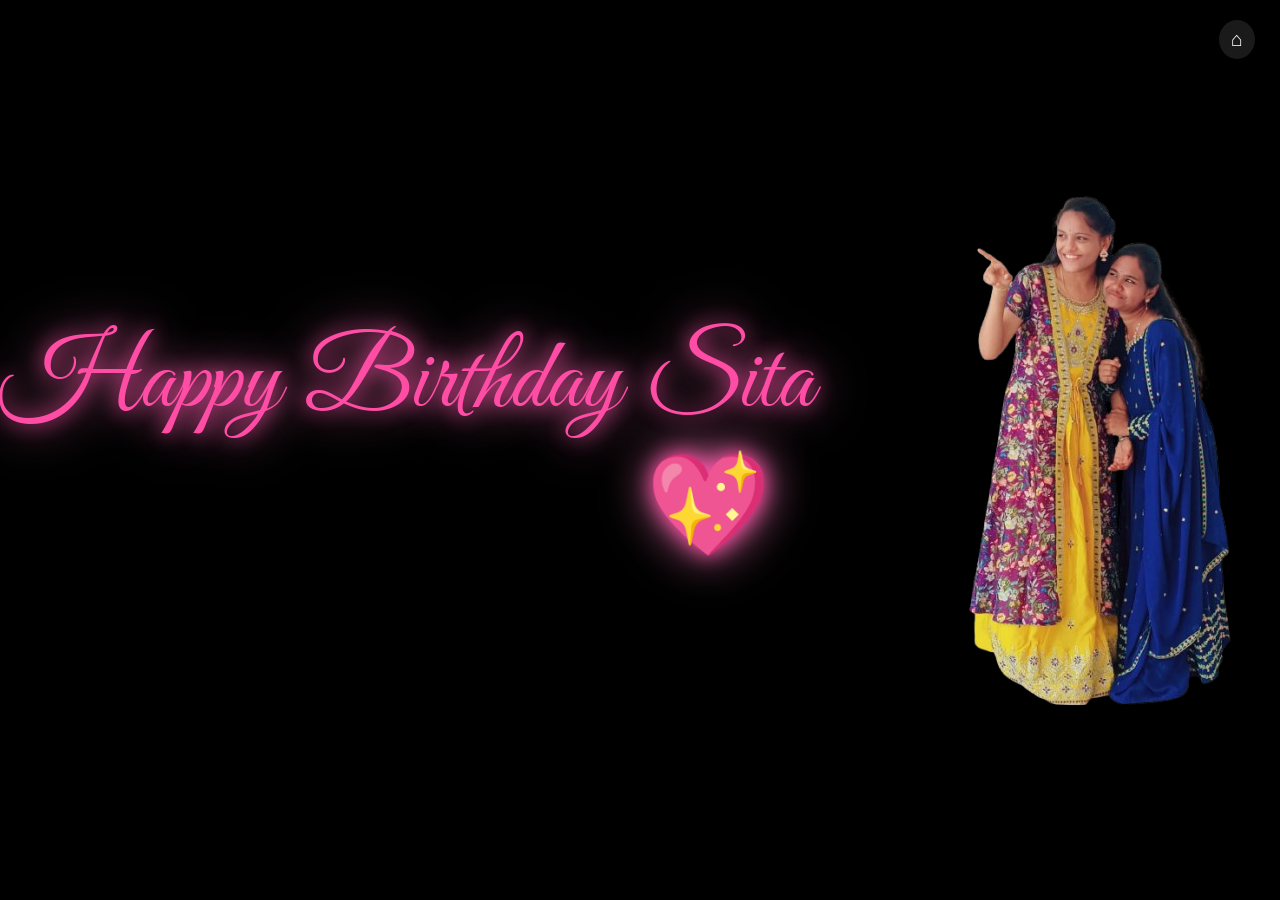
<file: celebration.html>
<!DOCTYPE html>
<html lang="en">
<head>
<meta charset="UTF-8">
<title>Happy Birthday 🎆</title>

<link href="https://fonts.googleapis.com/css2?family=Great+Vibes&display=swap" rel="stylesheet">

<style>
*{margin:0;padding:0;box-sizing:border-box;}

body{
  height:100vh;
  background:black;
  overflow:hidden;
  display:flex;
  justify-content:center;
  align-items:center;
  position:relative;
}

/* 🎇 Container */
.main{
  display:flex;
  align-items:center;
  gap:40px;
  z-index:10;
}

/* 🎇 Title */
.title{
  font-family:'Great Vibes', cursive;
  font-size:100px;
  color:#ff4da6;
  text-shadow:0 0 20px #ff4da6,0 0 50px #ff80bf;
  display:flex;
  gap:25px;
}

/* Word animation */
.title span{
  display:inline-block;
  transform:translateY(-250px);
  opacity:0;
  animation:dropBounce 0.9s ease forwards;
}

.title span:nth-child(1){animation-delay:0.3s;}
.title span:nth-child(2){animation-delay:1s;}
.title span:nth-child(3){animation-delay:1.7s;}

@keyframes dropBounce{
  0%{transform:translateY(-250px);opacity:0;}
  60%{transform:translateY(40px);opacity:1;}
  80%{transform:translateY(-15px);}
  100%{transform:translateY(0);opacity:1;}
}

/* 🖼 Image */
.side-img{
  max-width:400px;
  height:auto;
}

/* 🎆 Firework particles */
.spark{
  position:absolute;
  width:8px;
  height:8px;
  border-radius:50%;
  animation:explode 1.2s ease-out forwards;
}

@keyframes explode{
  0%{transform:translate(0,0);opacity:1;}
  100%{transform:translate(var(--x), var(--y));opacity:0;}
}

.spark::after{
  content:"";
  position:absolute;
  width:100%;
  height:100%;
  border-radius:50%;
  background:inherit;
  filter:blur(6px);
}

/* 🏠 Home button */
.home{
  position:absolute;
  top:20px;
  right:25px;
  font-size:20px;
  color:white;
  cursor:pointer;
  background:rgba(255,255,255,0.1);
  padding:8px 12px;
  border-radius:50%;
  backdrop-filter:blur(5px);
  transition:0.3s;
}

.home:hover{
  background:rgba(255,255,255,0.3);
}
</style>
</head>
<body>

<div class="home" onclick="goHome()">⌂</div>

<div class="main">
  <div class="title">
    <span>Happy</span>
    <span>Birthday</span>
    <span>Sita 💖</span>
  </div>
  <img src="sita.png" class="side-img">
</div>

<script>

/* 🎆 Single Firework */
function createFirework(){
  let x = Math.random()*window.innerWidth;
  let y = Math.random()*window.innerHeight*0.6;

  let colors = ["#ff4da6","#ffd700","#00e5ff","#ff9800","#ffffff","#ff1744"];

  for(let i=0;i<120;i++){
    let s=document.createElement("div");
    s.className="spark";

    let angle=Math.random()*2*Math.PI;
    let radius=120+Math.random()*180;

    s.style.left=x+"px";
    s.style.top=y+"px";

    s.style.setProperty("--x",Math.cos(angle)*radius+"px");
    s.style.setProperty("--y",Math.sin(angle)*radius+"px");

    s.style.background=colors[Math.floor(Math.random()*colors.length)];

    document.body.appendChild(s);
    setTimeout(()=>s.remove(),1200);
  }
}

/* 🎇 Pattern loop */
function fireworkLoop(){

  let c1 = 3 + Math.floor(Math.random()*2);
  for(let i=0;i<c1;i++){
    setTimeout(createFirework, i*300);
  }

  setTimeout(()=>{
    for(let i=0;i<2;i++){
      setTimeout(createFirework, i*400);
    }
  },1200);

  setTimeout(()=>{
    let c2 = 3 + Math.floor(Math.random()*2);
    for(let i=0;i<c2;i++){
      setTimeout(createFirework, i*300);
    }
  },2200);
}

setInterval(fireworkLoop, 3500);
fireworkLoop();

/* Home */
function goHome(){
  window.location.href="index.html";
}
</script>

</body>
</html>
</file>
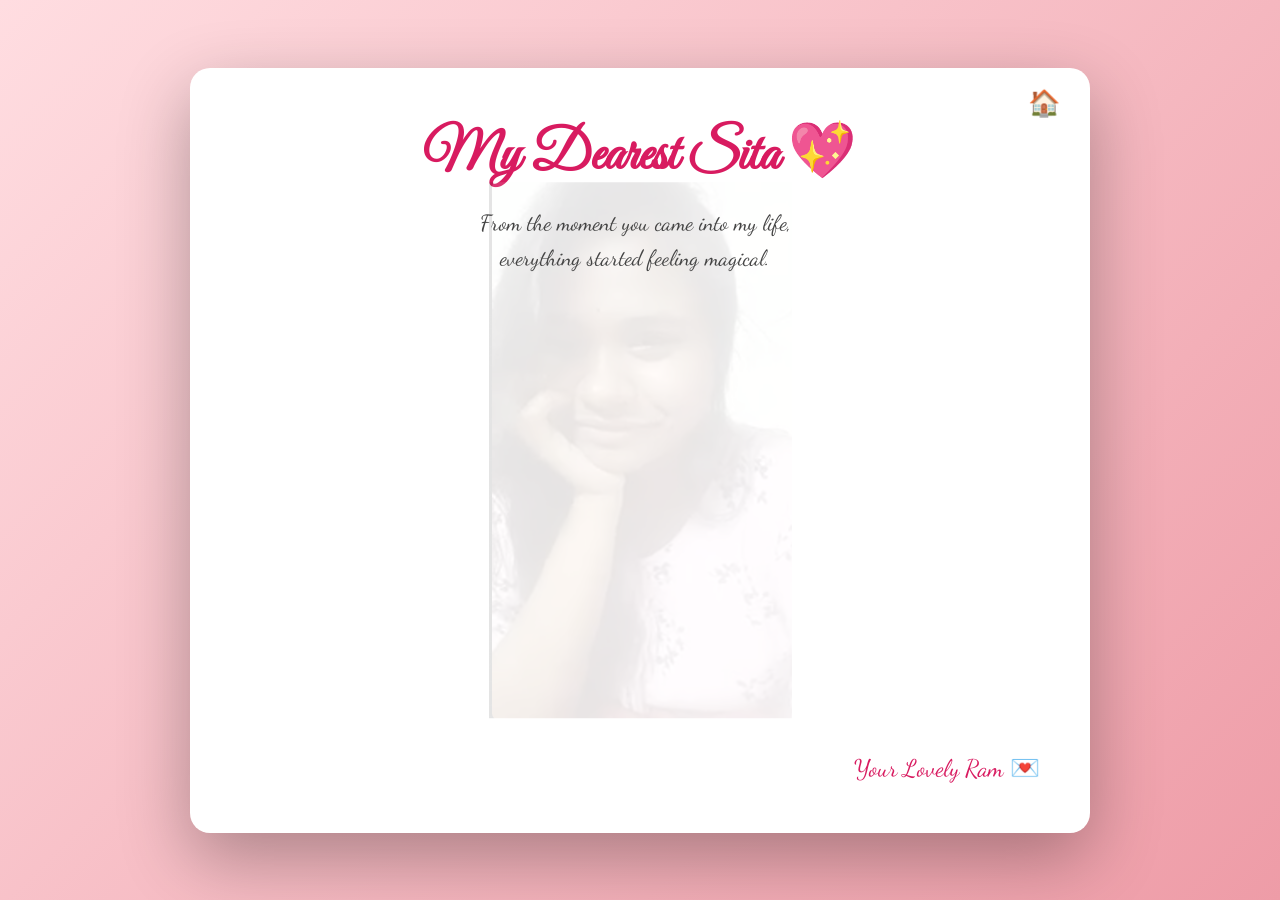
<file: letter.html>
<!DOCTYPE html>
<html lang="en">
<head>
<meta charset="UTF-8">
<title>My Love Letter 💌</title>

<link href="https://fonts.googleapis.com/css2?family=Great+Vibes&family=Dancing+Script:wght@500&display=swap" rel="stylesheet">

<style>
*{margin:0;padding:0;box-sizing:border-box;}

body{
  height:100vh;
  background:linear-gradient(135deg,#ffdde1,#ee9ca7);
  font-family:'Dancing Script', cursive;
  display:flex;
  justify-content:center;
  align-items:center;
  overflow:hidden;
  position:relative;
}

/* 🌸 Floating Petals */
.petal{
  position:fixed;
  font-size:18px;
  animation:fall linear infinite;
  pointer-events:none;
  z-index:1;
}

@keyframes fall{
  0%{transform:translateY(-10vh) rotate(0deg);opacity:1;}
  100%{transform:translateY(110vh) rotate(360deg);opacity:0;}
}

/* ✉ Letter Box */
.letter{
  width:75%;
  max-width:900px;
  height:85vh; /* Fixed height */
  background:white;
  padding:50px;
  border-radius:20px;
  box-shadow:0 25px 70px rgba(0,0,0,0.3);
  position:relative;
  z-index:2;
  display:flex;
  flex-direction:column;
}

/* Watermark */
.letter::before{
  content:"";
  position:absolute;
  top:50%;
  left:50%;
  width:70%;
  height:70%;
  background:url("watermark.png") no-repeat center;
  background-size:contain;
  opacity:0.12;
  transform:translate(-50%,-50%);
  pointer-events:none;
}

/* Home Button */
.home-btn{
  position:absolute;
  top:20px;
  right:30px;
  font-size:26px;
  cursor:pointer;
  color:#d81b60;
  z-index:3;
}

/* Title */
h1{
  font-family:'Great Vibes', cursive;
  font-size:55px;
  color:#d81b60;
  text-align:center;
  margin-bottom:15px;
}

/* Scrollable Content Area */
.content{
  flex:1;
  overflow-y:auto; /* Scroll enabled */
  font-size:22px;
  line-height:1.6;
  color:#444;
  text-align:center;
  padding-right:10px;
}

/* Custom Scrollbar */
.content::-webkit-scrollbar{
  width:6px;
}
.content::-webkit-scrollbar-thumb{
  background:#ffb6c1;
  border-radius:10px;
}

/* Line animation */
.line{
  opacity:0;
  transform:translateY(10px);
  animation:fadeLine 0.8s forwards;
}

@keyframes fadeLine{
  to{opacity:1;transform:translateY(0);}
}

/* Signature */
.signature{
  text-align:right;
  font-size:24px;
  color:#d81b60;
  margin-top:10px;
}
</style>
</head>
<body>

<div class="letter">
  <div class="home-btn" onclick="goHome()">🏠</div>
  <h1 id="title"></h1>
  <div class="content" id="text"></div>
  <div class="signature">
    Your Lovely Ram 💌
  </div>
</div>

<script>

// Get Name
const params = new URLSearchParams(window.location.search);
const herName = params.get("name") || "My Love";

document.getElementById("title").innerText = `My Dearest Sita 💖`;

const lines = [
"From the moment you came into my life,",
"everything started feeling magical.",
"",
"Your smile became my sunrise,",
"your voice became my favorite melody,",
"and your love became my strength.",
"",
"Today when you said YES,",
"it wasn't just a word…",
"it was the beginning of our forever.",
"",
"I promise to stand beside you,",
"hold your hand,",
"and love you more with every passing day.",
"",
"You are my heart.",
"You are my home.",
"You are my forever.",
"",
`I love you endlessly, Pottodaa.... 💖`
];

let index = 0;

function showNextLine(){
  if(index < lines.length){
    const div = document.createElement("div");
    div.className = "line";
    div.style.animationDelay = "0s";
    div.innerText = lines[index];
    document.getElementById("text").appendChild(div);
    index++;
    setTimeout(showNextLine, 600);
  }
}

showNextLine();

/* Petals */
setInterval(()=>{
  let petal=document.createElement("div");
  petal.className="petal";
  petal.innerHTML="🌸";
  petal.style.left=Math.random()*100+"vw";
  petal.style.animationDuration=(5+Math.random()*4)+"s";
  document.body.appendChild(petal);
  setTimeout(()=>petal.remove(),9000);
},600);

function goHome(){
  window.location.href="celebration.html";
}
</script>

</body>
</html>
</file>
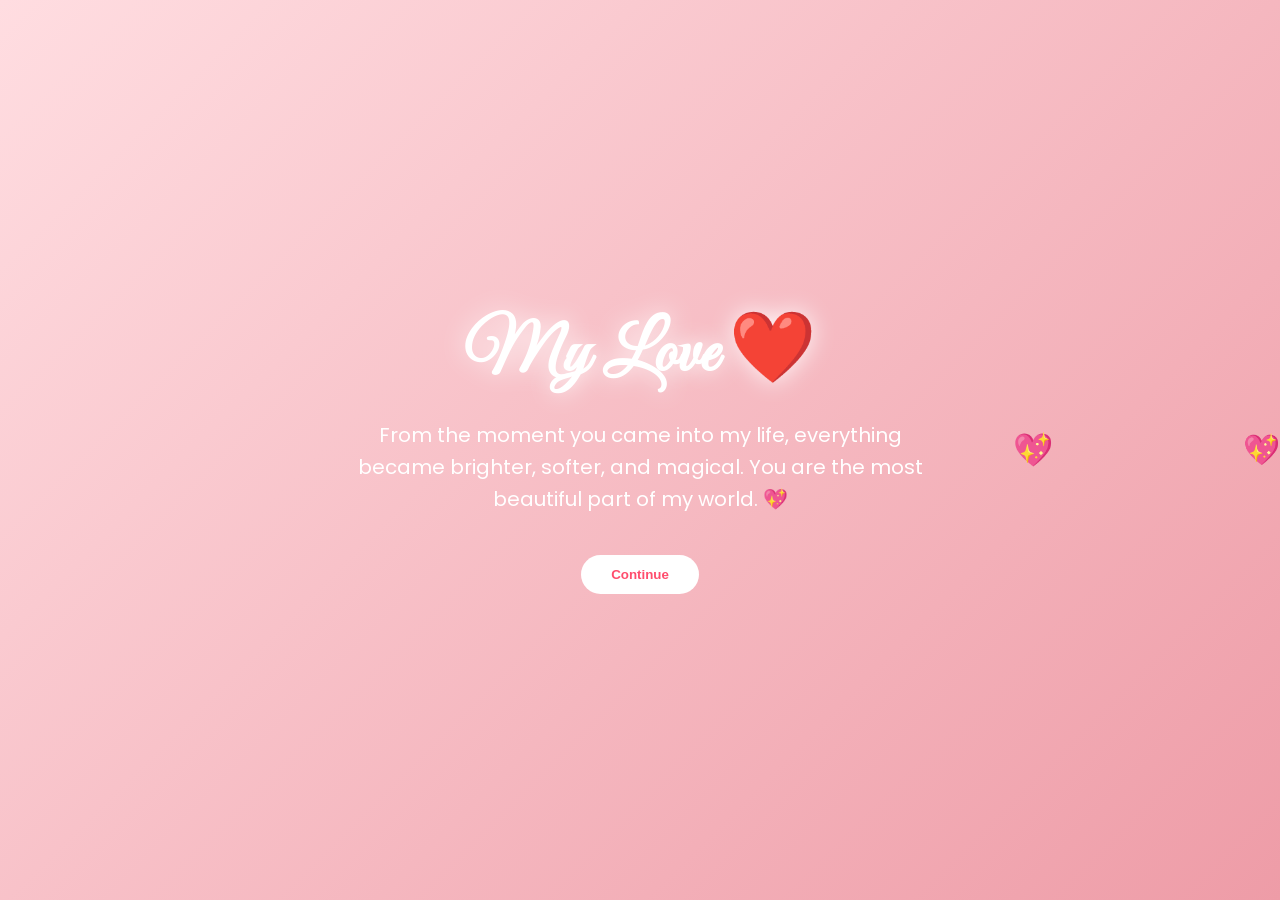
<file: love.html>
<!DOCTYPE html>
<html lang="en">
<head>
  <meta charset="UTF-8">
  <title>For You ❤️</title>

  <link href="https://fonts.googleapis.com/css2?family=Great+Vibes&family=Poppins:wght@300;500&display=swap" rel="stylesheet">

  <style>
    *{
      margin:0;
      padding:0;
      box-sizing:border-box;
    }

    body{
      height:100vh;
      background:linear-gradient(135deg,#ffdde1,#ee9ca7);
      display:flex;
      justify-content:center;
      align-items:center;
      flex-direction:column;
      overflow:hidden;
      font-family:'Poppins', sans-serif;
      position:relative;
    }

    h1{
      font-family:'Great Vibes', cursive;
      font-size:70px;
      color:white;
      text-shadow:0 0 25px rgba(255,255,255,0.9);
      margin-bottom:20px;
    }

    p{
      font-size:20px;
      color:white;
      max-width:600px;
      text-align:center;
      margin-bottom:40px;
      line-height:1.6;
    }

    .btn{
      padding:12px 30px;
      background:white;
      color:#ff4d6d;
      border:none;
      border-radius:25px;
      cursor:pointer;
      font-weight:bold;
      transition:0.3s;
    }

    .btn:hover{
      transform:scale(1.05);
      background:#ffe6eb;
    }

    .heart{
      position:absolute;
      color:white;
      animation:float 6s linear infinite;
    }

    @keyframes float{
      0%{
        transform:translateY(100vh) scale(0.5);
        opacity:1;
      }
      100%{
        transform:translateY(-10vh) scale(1.2);
        opacity:0;
      }
    }
  </style>
</head>
<body>

<h1>My Love ❤️</h1>

<p>
From the moment you came into my life,  
everything became brighter, softer, and magical.  
You are the most beautiful part of my world. 💖
</p>

<button class="btn" onclick="goMemories()">Continue</button>

<script>
function goMemories(){
  window.location.href = "memories.html";
}

/* Floating hearts */
function createHeart(){
  const heart = document.createElement("div");
  heart.classList.add("heart");
  heart.innerHTML = "💖";
  heart.style.left = Math.random()*100 + "vw";
  heart.style.fontSize = (15 + Math.random()*20) + "px";
  document.body.appendChild(heart);
  setTimeout(()=> heart.remove(),6000);
}
setInterval(createHeart,500);
</script>

</body>
</html>
</file>
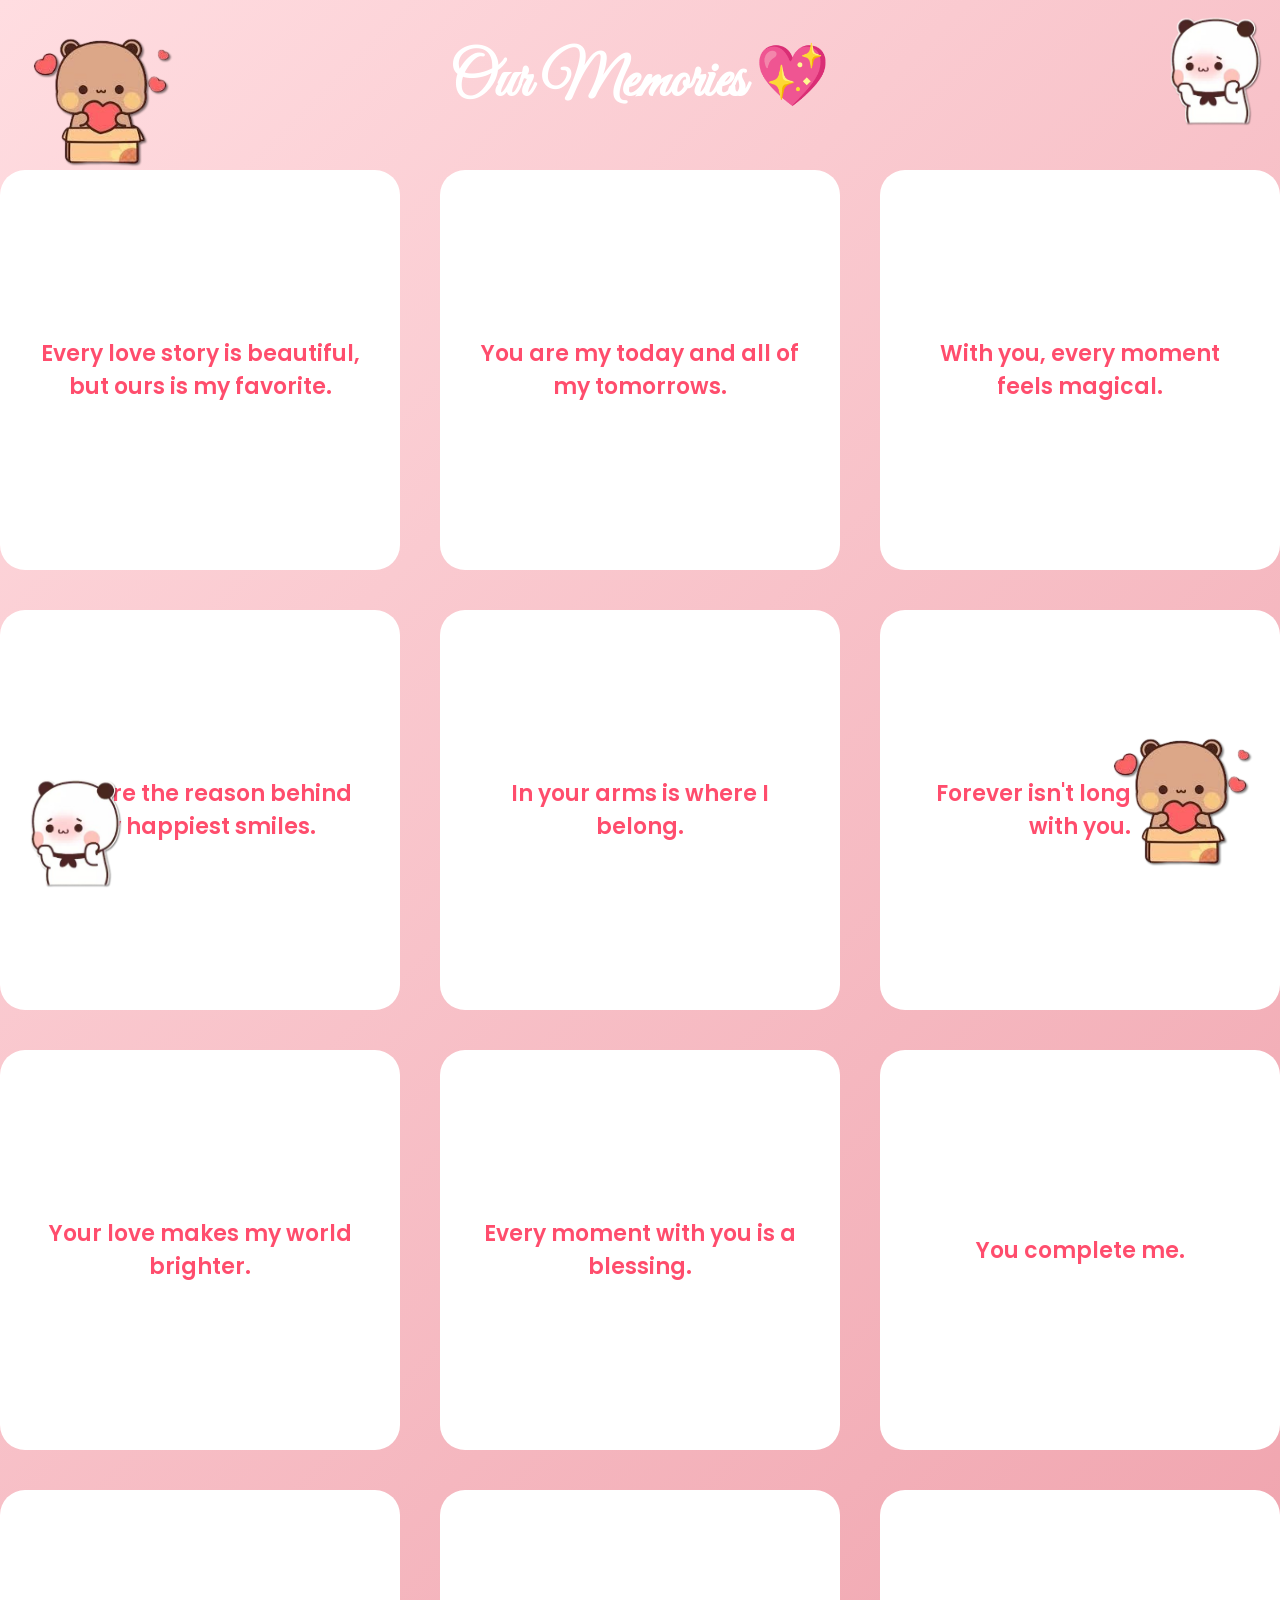
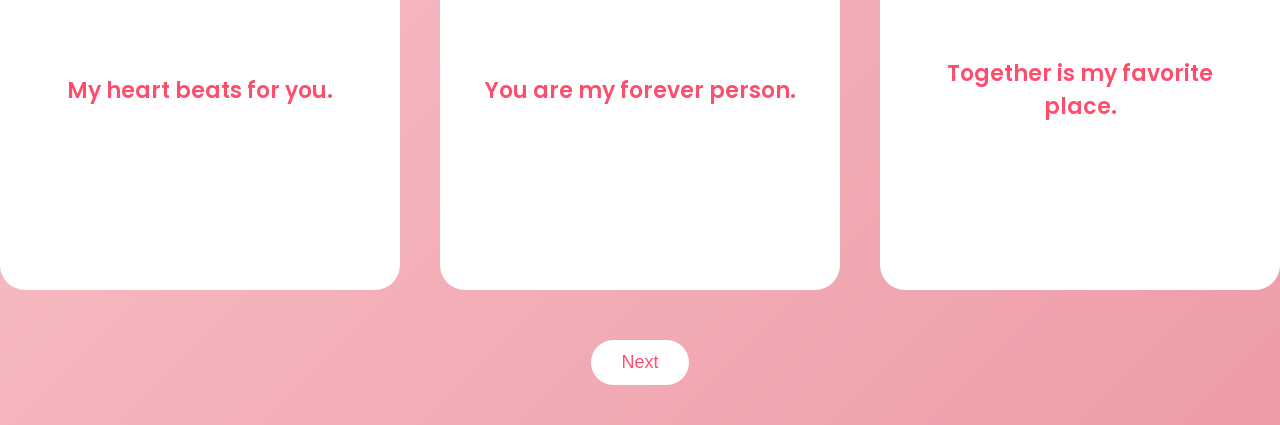
<file: memories.html>
<!DOCTYPE html>
<html lang="en">
<head>
<meta charset="UTF-8">
<title>Our Memories 💕</title>

<link href="https://fonts.googleapis.com/css2?family=Great+Vibes&family=Poppins:wght@400;600&display=swap" rel="stylesheet">

<style>
*{margin:0;padding:0;box-sizing:border-box;}

body{
  min-height:100vh;
  background:linear-gradient(135deg,#ffdde1,#ee9ca7);
  font-family:'Poppins', sans-serif;
  display:flex;
  flex-direction:column;
  align-items:center;
  padding:40px 20px;
  overflow-x:hidden;
}

/* Stickers */
.sticker{position:fixed;z-index:5;pointer-events:none;}
.dudu{width:180px;}
.bubu{width:120px;}
.top-left{top:10px;left:10px;}
.bottom-right{bottom:10px;right:10px;}
.bottom-left{bottom:10px;left:10px;}
.top-right{top:10px;right:10px;}

/* Title */
h1{
  font-family:'Great Vibes', cursive;
  font-size:60px;
  color:white;
  margin-bottom:50px;
}

/* Cards */
.grid{
  display:grid;
  grid-template-columns:repeat(3, 400px);
  grid-template-rows:repeat(4, 400px);
  gap:40px;
}

.card{width:400px;height:400px;perspective:1000px;cursor:pointer;}
.card-inner{width:100%;height:100%;position:relative;transform-style:preserve-3d;transition:0.8s;}
.card.flip .card-inner{transform:rotateY(180deg);}

.card-front,.card-back{
  position:absolute;width:100%;height:100%;
  border-radius:25px;backface-visibility:hidden;
  display:flex;justify-content:center;align-items:center;
  text-align:center;padding:30px;
}

.card-front{
  background:white;
  color:#ff4d6d;
  font-weight:600;
  font-size:22px;
}

.card-back{transform:rotateY(180deg);background:black;}
.card-back img{width:100%;height:100%;object-fit:cover;border-radius:25px;}

/* Only special images */
.contain-img{
  object-fit:contain !important;
  background:black;
}

.next-btn{
  margin-top:50px;
  padding:12px 30px;
  background:white;
  color:#ff4d6d;
  border:none;
  border-radius:25px;
  font-size:18px;
  cursor:pointer;
}

/* Popup */
.popup{
  position:fixed;top:0;left:0;width:100%;height:100%;
  display:none;justify-content:center;align-items:center;
  backdrop-filter:blur(6px);z-index:10;
}

.popup-box{
  background:rgba(255,192,203,0.95);
  padding:40px;border-radius:20px;text-align:center;
}

.popup-box h2{
  font-family:'Great Vibes', cursive;
  font-size:40px;margin-bottom:20px;
}

.popup-box button{
  margin:10px;padding:10px 25px;border:none;
  border-radius:20px;cursor:pointer;
}

.yes-btn{background:#ff4d6d;color:white;}
.no-btn{background:white;color:#ff4d6d;}

/* Bunny */
.bunny{
  margin-top:20px;
  display:flex;
  flex-direction:column;
  align-items:center;
}

.custom-bunny{width:220px;}

.bunny p{
  margin-top:10px;
  font-weight:bold;
  color:#ff4d6d;
  font-size:18px;
}

/* Celebration */
.celebration{
  position:fixed;
  top:0;left:0;width:100%;height:100%;
  background:rgba(0,0,0,0.9);
  backdrop-filter:blur(12px);
  display:flex;
  flex-direction:column;
  align-items:center;
  z-index:9999;
  overflow:hidden;
  padding-top:60px;
}

.close-btn{
  position:absolute;
  top:20px;
  right:30px;
  font-size:45px;
  color:white;
  cursor:pointer;
  font-weight:bold;
}

.success-text{
  font-family:'Great Vibes', cursive;
  font-size:100px;
  color:#d81b60;
  text-shadow:0 0 20px #ff2e88,0 0 40px #ff4da6;
  text-align:center;
}

.ring{
  font-size:90px;
  position:absolute;
  top:-150px;
  animation:ringDrop 1.5s ease forwards;
}

@keyframes ringDrop{
  to{top:260px;}
}

/* Sparkle Rain */
.sparkle{
  position:absolute;
  font-size:22px;
  animation:rain 3s linear forwards;
}

@keyframes rain{
  from{transform:translateY(-10vh);opacity:1;}
  to{transform:translateY(110vh);opacity:0;}
}
</style>
</head>
<body>

<!-- Stickers -->
<img src="dudu-heart.png" class="sticker dudu top-left">
<img src="dudu-heart.png" class="sticker dudu bottom-right">
<img src="bubu-shy.png" class="sticker bubu bottom-left">
<img src="bubu-shy.png" class="sticker bubu top-right">

<h1>Our Memories 💖</h1>

<div class="grid">

<!-- 1 -->
<div class="card" onclick="flipCard(this)">
<div class="card-inner">
<div class="card-front">Every love story is beautiful, but ours is my favorite.</div>
<div class="card-back"><img src="mem1.jpeg"></div>
</div></div>

<!-- 2 (CONTAIN) -->
<div class="card" onclick="flipCard(this)">
<div class="card-inner">
<div class="card-front">You are my today and all of my tomorrows.</div>
<div class="card-back"><img src="mem2.jpg" class="contain-img"></div>
</div></div>

<!-- 3 -->
<div class="card" onclick="flipCard(this)">
<div class="card-inner">
<div class="card-front">With you, every moment feels magical.</div>
<div class="card-back"><img src="mem3.jpeg"></div>
</div></div>

<!-- 4 (CONTAIN) -->
<div class="card" onclick="flipCard(this)">
<div class="card-inner">
<div class="card-front">You are the reason behind my happiest smiles.</div>
<div class="card-back"><img src="mem4.jpeg" class="contain-img"></div>
</div></div>

<!-- 5 -->
<div class="card" onclick="flipCard(this)">
<div class="card-inner">
<div class="card-front">In your arms is where I belong.</div>
<div class="card-back"><img src="mem5.jpeg"></div>
</div></div>

<!-- 6 -->
<div class="card" onclick="flipCard(this)">
<div class="card-inner">
<div class="card-front">Forever isn't long enough with you.</div>
<div class="card-back"><img src="mem6.jpeg"></div>
</div></div>

<!-- 7 -->
<div class="card" onclick="flipCard(this)">
<div class="card-inner">
<div class="card-front">Your love makes my world brighter.</div>
<div class="card-back"><img src="mem7.jpeg"></div>
</div></div>

<!-- 8 -->
<div class="card" onclick="flipCard(this)">
<div class="card-inner">
<div class="card-front">Every moment with you is a blessing.</div>
<div class="card-back"><img src="mem8.jpeg"></div>
</div></div>

<!-- 9 -->
<div class="card" onclick="flipCard(this)">
<div class="card-inner">
<div class="card-front">You complete me.</div>
<div class="card-back"><img src="mem9.jpeg"></div>
</div></div>

<!-- 10 (CONTAIN) -->
<div class="card" onclick="flipCard(this)">
<div class="card-inner">
<div class="card-front">My heart beats for you.</div>
<div class="card-back"><img src="mem10.jpeg" class="contain-img"></div>
</div></div>

<!-- 11 -->
<div class="card" onclick="flipCard(this)">
<div class="card-inner">
<div class="card-front">You are my forever person.</div>
<div class="card-back"><img src="mem11.jpeg"></div>
</div></div>

<!-- 12 -->
<div class="card" onclick="flipCard(this)">
<div class="card-inner">
<div class="card-front">Together is my favorite place.</div>
<div class="card-back"><img src="mem12.jpeg"></div>
</div></div>

</div>

<button class="next-btn" onclick="openProposal()">Next</button>

<!-- Proposal Popup -->
<div class="popup" id="popup">
  <div class="popup-box">
    <h2>Will you be my Valentine? 💖</h2>
    <button class="yes-btn" onclick="celebrate()">Yes</button>
    <button class="no-btn" onclick="addBunny()">No</button>
    <div id="bunnyContainer"></div>
  </div>
</div>

<script>
let openedCard=null;

function flipCard(card){
  if(openedCard===card){
    card.classList.remove("flip");
    openedCard=null;
    return;
  }
  if(openedCard){
    openedCard.classList.remove("flip");
  }
  card.classList.add("flip");
  openedCard=card;
}

function openProposal(){
  document.getElementById("popup").style.display="flex";
}

function addBunny(){
  let container=document.getElementById("bunnyContainer");
  container.innerHTML=`
    <div class="bunny">
      <img src="my-bunny.png" class="custom-bunny">
      <p>Please accept 🥺</p>
    </div>
  `;
}

let sparkleInterval;

function celebrate(){
  document.getElementById("popup").style.display="none";

  let celebration=document.createElement("div");
  celebration.className="celebration";
  celebration.innerHTML=`
    <div class="close-btn" onclick="openLetter()">✕</div>
    <div class="success-text">She Said Yes 💖</div>
    <div class="ring">💍</div>
  `;
  document.body.appendChild(celebration);

  sparkleInterval=setInterval(()=>{
    for(let i=0;i<40;i++){
      let s=document.createElement("div");
      s.className="sparkle";
      s.innerHTML="✨";
      s.style.left=Math.random()*100+"vw";
      s.style.animationDuration=(2+Math.random()*2)+"s";
      celebration.appendChild(s);
      setTimeout(()=>s.remove(),3000);
    }
  },500);
}

function openLetter(){
  clearInterval(sparkleInterval);
  window.location.href="letter.html?name=Sita";
}
</script>

</body>
</html>
</file>
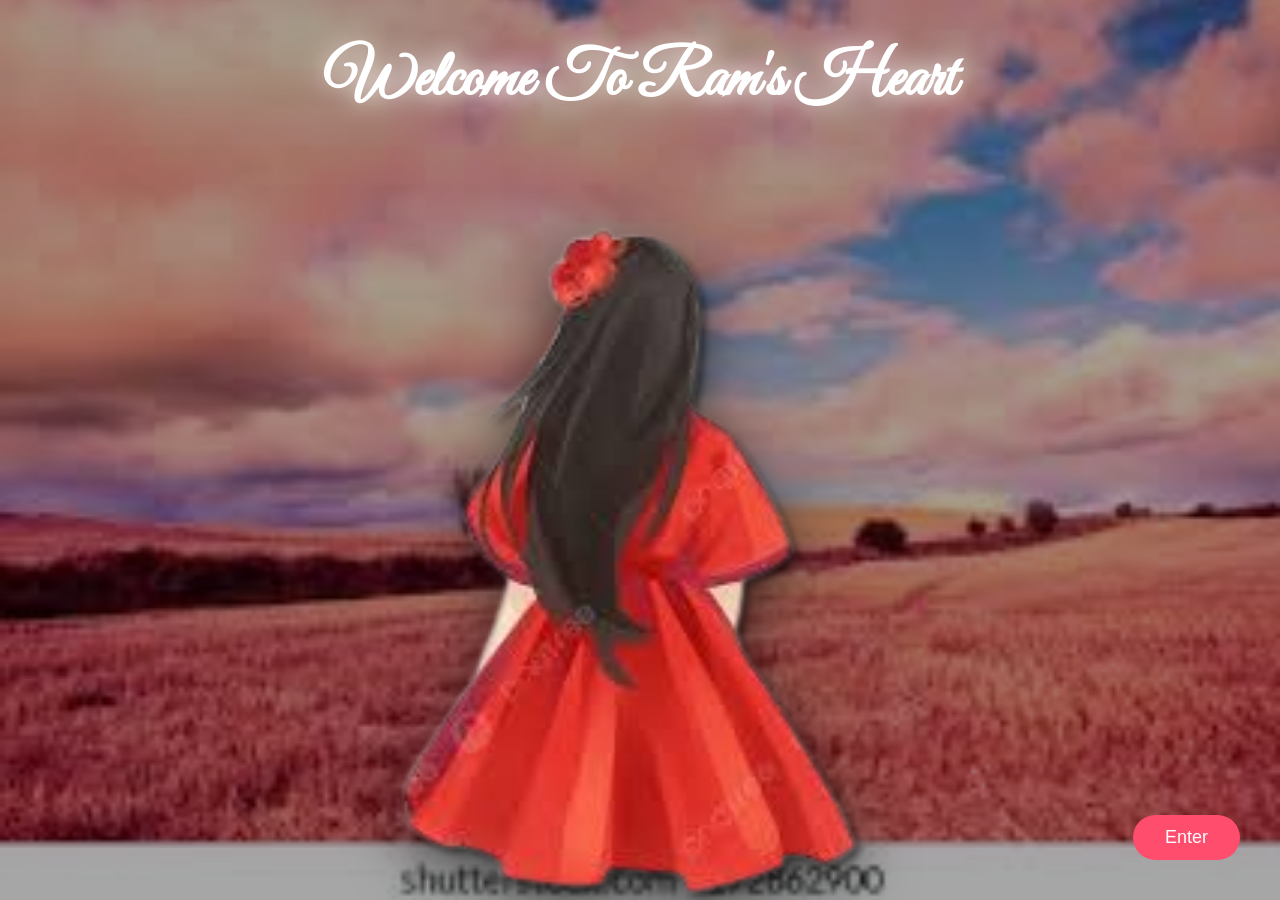
<file: next.html>
<!DOCTYPE html>
<html lang="en">
<head>
  <meta charset="UTF-8">
  <title>Welcome To Ram's Heart</title>

  <link href="https://fonts.googleapis.com/css2?family=Great+Vibes&display=swap" rel="stylesheet">

  <style>
    *{
      margin:0;
      padding:0;
      box-sizing:border-box;
    }

    body{
      height:100vh;
      overflow:hidden;
      font-family:sans-serif;
      background:url("heart-bg.jpg") no-repeat center center/cover;
      position:relative;
      animation: fadeIn 2s ease forwards;
    }

    body::after{
      content:"";
      position:absolute;
      width:100%;
      height:100%;
      background:rgba(0,0,0,0.35);
      top:0;
      left:0;
      z-index:1;
    }

    .title{
      position:absolute;
      top:40px;
      width:100%;
      text-align:center;
      font-family:'Great Vibes', cursive;
      font-size:65px;
      color:#ffffff;
      text-shadow:0 0 25px rgba(255,255,255,0.9);
      z-index:2;
      animation: slideDown 2s ease;
    }

    .girl{
      position:absolute;
      bottom:0;
      left:50%;
      transform:translateX(-50%);
      height:75%;
      z-index:2;
      object-fit:contain;
      filter: drop-shadow(0 15px 30px rgba(0,0,0,0.6));
    }

    .enter-btn{
      position:absolute;
      bottom:40px;
      right:40px;
      padding:12px 32px;
      font-size:18px;
      background:#ff4d6d;
      color:white;
      border:none;
      border-radius:30px;
      cursor:pointer;
      z-index:3;
      transition:0.3s;
    }

    .enter-btn:hover{
      background:#ff1e56;
      transform:scale(1.05);
    }

    @keyframes fadeIn{
      from{opacity:0;}
      to{opacity:1;}
    }

    @keyframes slideDown{
      from{transform:translateY(-50px); opacity:0;}
      to{transform:translateY(0); opacity:1;}
    }
  </style>
</head>
<body>

<h1 class="title">Welcome To Ram's Heart</h1>

<img src="girl.png" class="girl">

<button class="enter-btn" onclick="goNext()">Enter</button>

<script>
function goNext(){
  window.location.href = "love.html";
}
</script>

</body>
</html>
</file>
